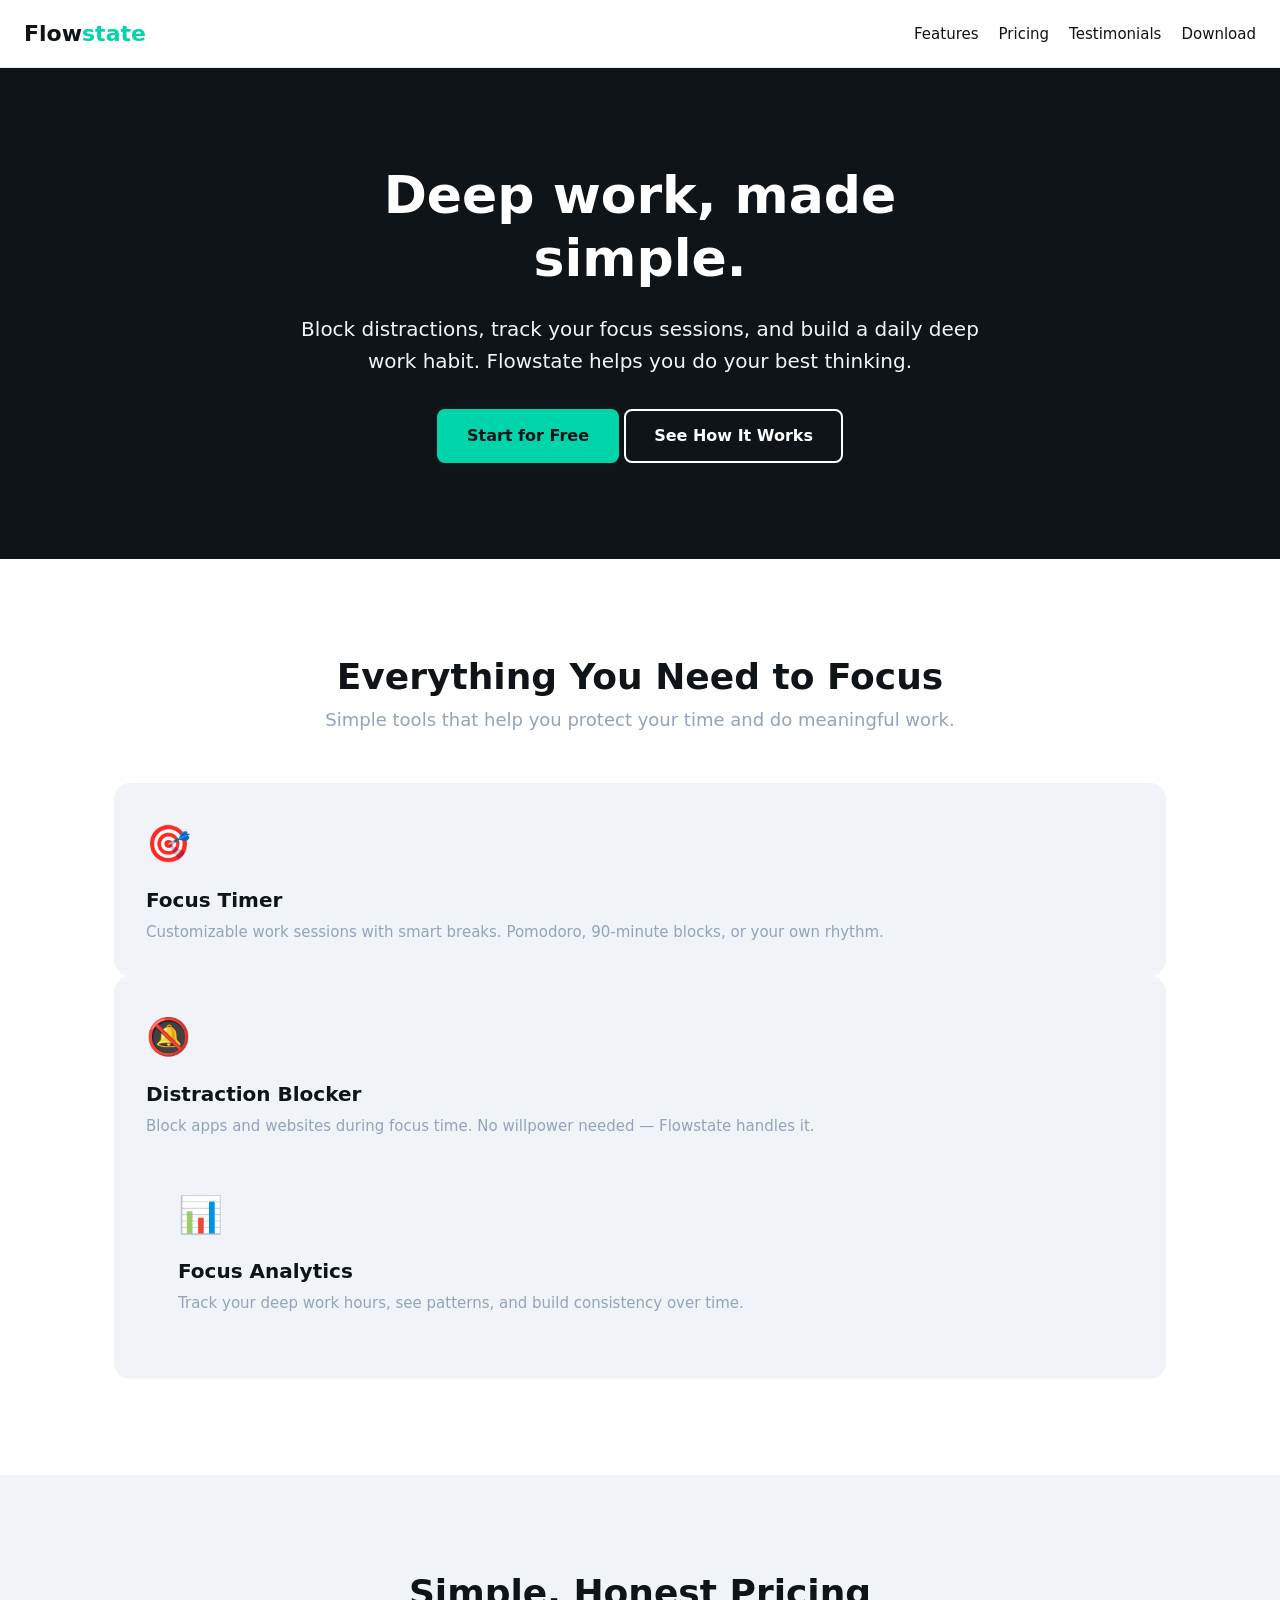
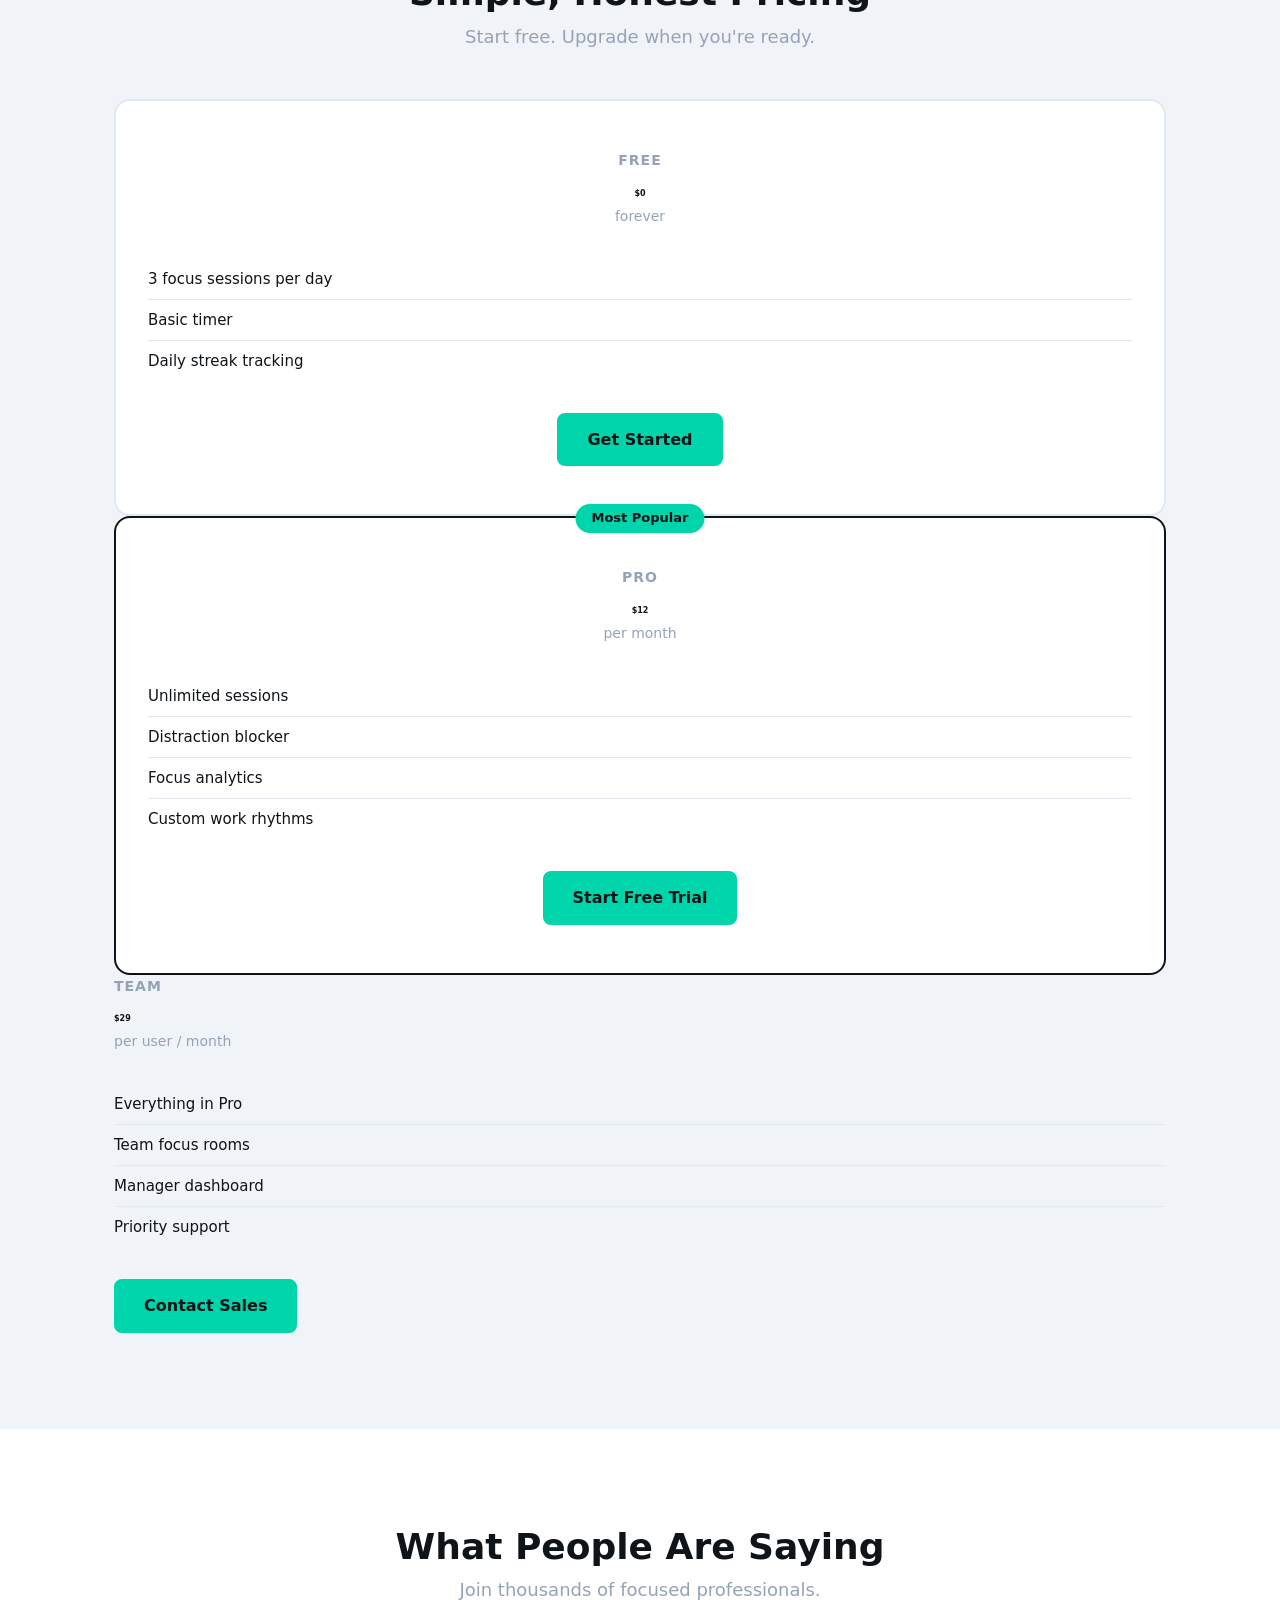
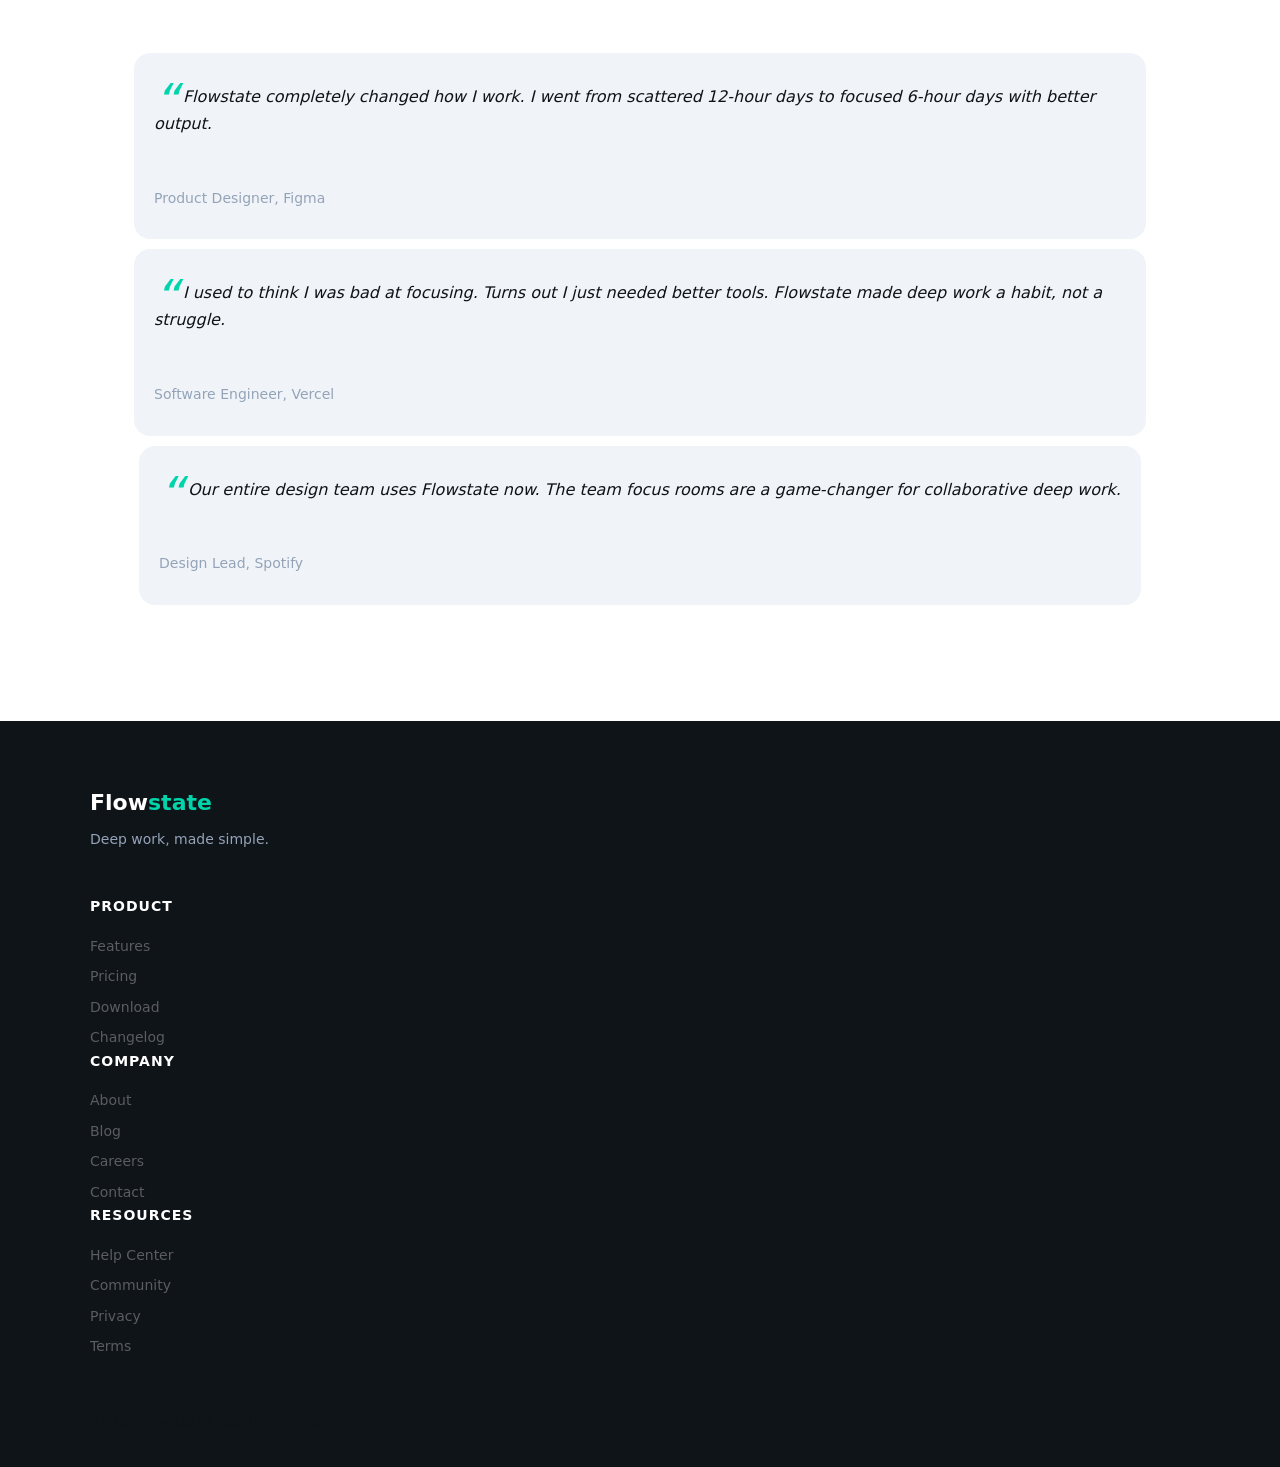
<file: index.html>
<!DOCTYPE html>
<html lang="en">
<head>
  <meta charset="UTF-8">
  <meta name="viewport" content="width=device-width, initial-scale=1">
  <title>Flowstate — Deep Work, Made Simple</title>
  <link rel="stylesheet" href="css/app.css">
</head>
<body>

  <!-- ========== HEADER ==========
       Component: components/header.html
       Styles:    css/header.css
  -->
  <header class="site-header">
    <a href="#" class="site-header__logo">Flow<span>state</span></a>
    <nav class="nav-links">
      <a href="#features">Features</a>
      <a href="#pricing">Pricing</a>
      <a href="#testimonials">Testimonials</a>
      <a href="#download">Download</a>
    </nav>
  </header>

  <main>

    <!-- ========== HERO ==========
         Component: components/hero.html
         Styles:    css/hero.css
    -->
    <section class="hero-section">
      <div class="hero__content">
        <h1 class="hero__title">Deep work, made simple.</h1>
        <p class="hero__subtitle">Block distractions, track your focus sessions, and build a daily deep work habit. Flowstate helps you do your best thinking.</p>
        <div class="hero__actions">
          <a href="#download" class="button button--primary">Start for Free</a>
          <a href="#features" class="button button--secondary">See How It Works</a>
        </div>
      </div>
    </section>

    <!-- ========== FEATURES ==========
         Component: components/features.html
         Styles:    css/features.css
    -->
    <section class="features" id="features">
      <div class="container">
        <h2 class="section-title">Everything You Need to Focus</h2>
        <p class="section-subtitle">Simple tools that help you protect your time and do meaningful work.</p>
        <div class="features__grid">

          <div class="feature-card">
            <div class="feature-card__icon">🎯</div>
            <h3 class="feature-card__title">Focus Timer</h3>
            <p class="feature-card__desc">Customizable work sessions with smart breaks. Pomodoro, 90-minute blocks, or your own rhythm.</p>
          </div>

          <div class="feature-card">
            <div class="feature-card__icon">🔕</div>
            <h3 class="feature-card__title">Distraction Blocker</h3>
            <p class="feature-card__desc">Block apps and websites during focus time. No willpower needed — Flowstate handles it.</p>

          <div class="feature-card">
            <div class="feature-card__icon">📊</div>
            <h3 class="feature-card__title">Focus Analytics</h3>
            <p class="feature-card__desc">Track your deep work hours, see patterns, and build consistency over time.</p>
          </div>

        </div>
      </div>
    </section>

    <!-- ========== PRICING ==========
         Component: components/pricing.html
         Styles:    css/pricing.css
    -->
    <section class="pricing" id="pricing">
      <div class="container">
        <h2 class="section-title">Simple, Honest Pricing</h2>
        <p class="section-subtitle">Start free. Upgrade when you're ready.</p>
        <div class="pricing__grid">

          <div class="pricing-card">
            <div class="pricing-card__plan">Free</div>
            <div class="pricing-card__price">$0</div>
            <div class="pricing-card__period">forever</div>
            <ul class="pricing-card__features">
              <li>3 focus sessions per day</li>
              <li>Basic timer</li>
              <li>Daily streak tracking</li>
            </ul>
            <a href="#" class="button button--primary">Get Started</a>
          </div>

          <div class="pricing-card pricing-card--popular">
            <div class="pricing-card__plan">Pro</div>
            <div class="pricing-card__price">$12</div>
            <div class="pricing-card__period">per month</div>
            <ul class="pricing-card__features">
              <li>Unlimited sessions</li>
              <li>Distraction blocker</li>
              <li>Focus analytics</li>
              <li>Custom work rhythms</li>
            </ul>
            <a href="#" class="button button--primary">Start Free Trial</a>
          </div>

          <div class="pircing-card">
            <div class="pricing-card__plan">Team</div>
            <div class="pricing-card__price">$29</div>
            <div class="pricing-card__period">per user / month</div>
            <ul class="pricing-card__features">
              <li>Everything in Pro</li>
              <li>Team focus rooms</li>
              <li>Manager dashboard</li>
              <li>Priority support</li>
            </ul>
            <a href="#" class="button button--primary">Contact Sales</a>
          </div>

        </div>
      </div>
    </section>

    <!-- ========== TESTIMONIALS ==========
         Component: components/testimonials.html
         Styles:    css/testimonials.css
    -->
    <section class="testimonials" id="testimonials">
      <div class="container">
        <h2 class="section-title">What People Are Saying</h2>
        <p class="section-subtitle">Join thousands of focused professionals.</p>
        <div class="testimonials__grid">

          <div class="testimonial-card">
            <p class="testimonial-card__quote">Flowstate completely changed how I work. I went from scattered 12-hour days to focused 6-hour days with better output.</p>
            <div class="testimonial-card__name">Sarah Chen</div>
            <div class="testimonial-card__role">Product Designer, Figma</div>
          </div>

          <div class="testimonial-card">
            <p class="testimonial-card__quote">I used to think I was bad at focusing. Turns out I just needed better tools. Flowstate made deep work a habit, not a struggle.
            <div class="testimonial-card__name">James Okafor</div>
            <div class="testimonial-card__role">Software Engineer, Vercel</div>
          </div>

          <div class="testimonial-card">
            <p class="testimonial-card__quote">Our entire design team uses Flowstate now. The team focus rooms are a game-changer for collaborative deep work.</p>
            <div class="testimonial-card__name">Priya Sharma</div>
            <div class="testimonial-card__role">Design Lead, Spotify</div>
          </div>

        </div>
      </div>
    </section>

  </main>

  <!-- ========== FOOTER ==========
       Component: components/footer.html
       Styles:    css/footer.css
  -->
  <footer class="site__footer">
    <div class="footer__inner">
      <div class="footer__top">
        <div class="footer__logo">Flow<span>state</span></div>
        <p class="footer__tagline">Deep work, made simple.</p>
      </div>

      <div class="footer__columns">
        <div class="footer__column">
          <h4>Product</h4>
          <a href="#">Features</a>
          <a href="#">Pricing</a>
          <a href="#">Download</a>
          <a href="#">Changelog</a>
        </div>
        <div class="footer__column">
          <h4>Company</h4>
          <a href="#">About</a>
          <a href="#">Blog</a>
          <a href="#">Careers</a>
          <a href="#">Contact</a>
        </div>
        <div class="footer__column">
          <h4>Resources</h4>
          <a href="#">Help Center</a>
          <a href="#">Community</a>
          <a href="#">Privacy</a>
          <a href="#">Terms</a>
        </div>
      </div>

      <div class="footer__bottom">
        <p class="footer__copyright">2026 Flowstate. Built with focus.</p>
      </div>
    </div>
  </footer>

</body>
</html>
</file>
<file: css/app.css>
/* DO NOT EDIT THIS FILE */
@import "base.css";
@import "header.css";
@import "hero.css";
@import "features.css";
@import "pricing.css";
@import "testimonials.css";
@import "footer.css";
</file>
